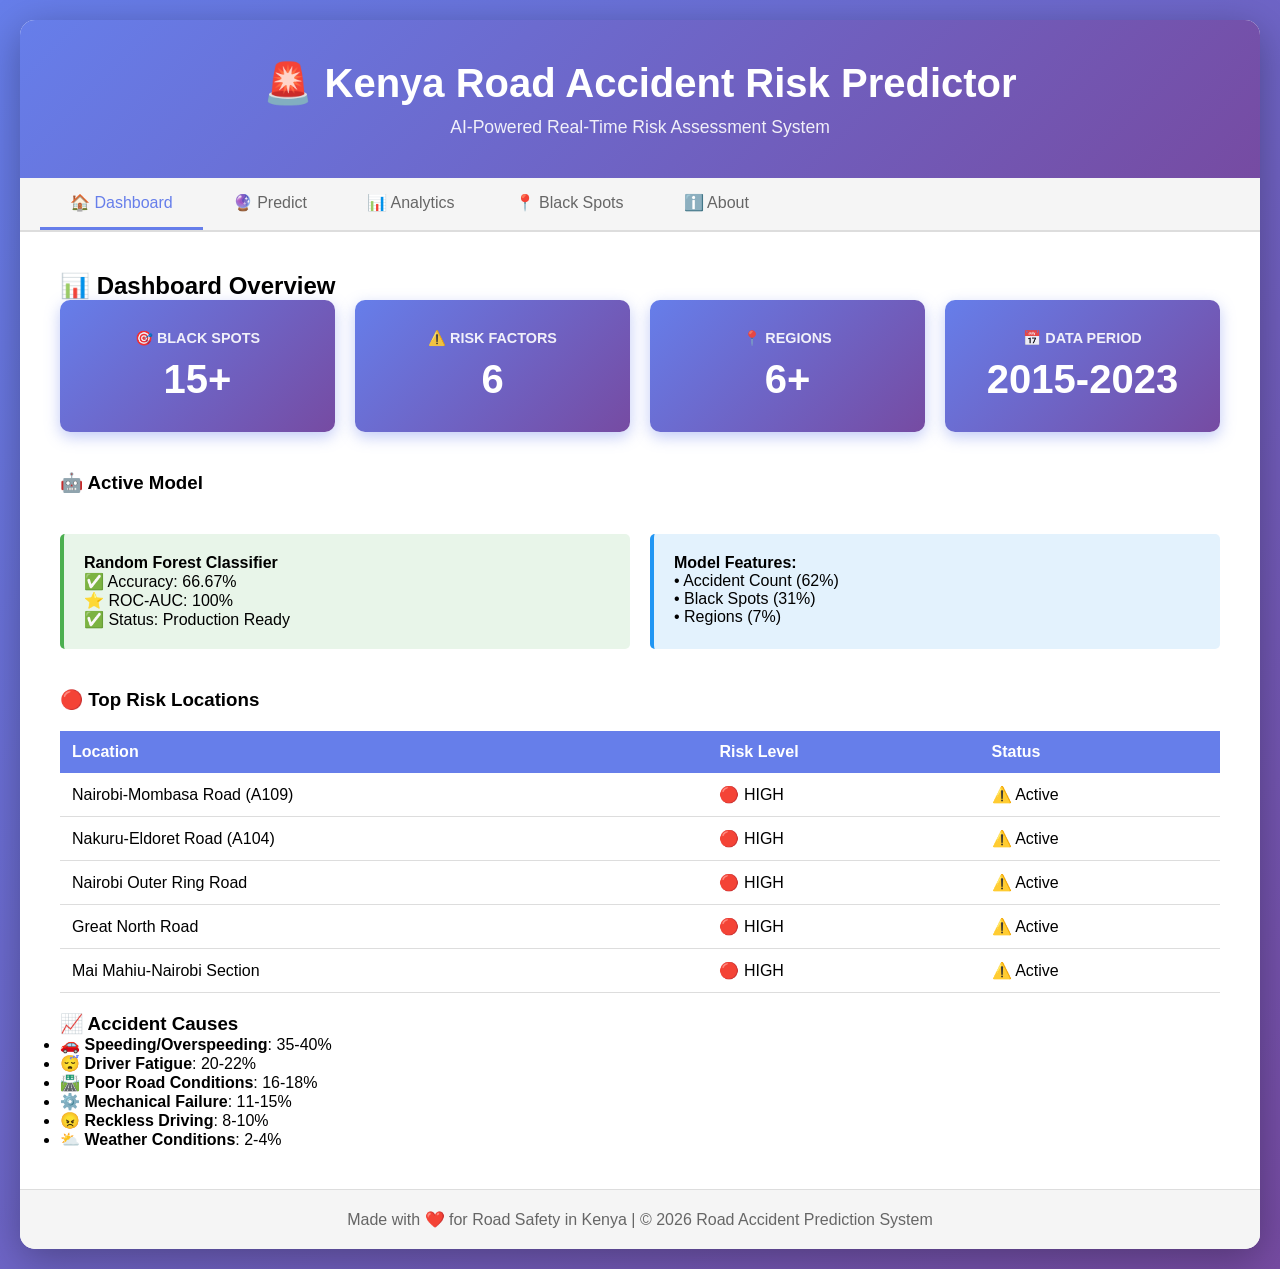
<file: frontend_legacy/dashboard.html>
<!DOCTYPE html>
<html lang="en">
<head>
    <meta charset="UTF-8">
    <meta name="viewport" content="width=device-width, initial-scale=1.0">
    <title>Kenya Road Accident Risk Predictor</title>
    <script src="https://cdn.plot.ly/plotly-latest.min.js"></script>
    <style>
        * {
            margin: 0;
            padding: 0;
            box-sizing: border-box;
        }
        
        body {
            font-family: 'Segoe UI', Tahoma, Geneva, Verdana, sans-serif;
            background: linear-gradient(135deg, #667eea 0%, #764ba2 100%);
            min-height: 100vh;
            padding: 20px;
        }
        
        .container {
            max-width: 1400px;
            margin: 0 auto;
            background: white;
            border-radius: 15px;
            box-shadow: 0 10px 40px rgba(0,0,0,0.3);
            overflow: hidden;
        }
        
        header {
            background: linear-gradient(135deg, #667eea 0%, #764ba2 100%);
            color: white;
            padding: 40px 20px;
            text-align: center;
        }
        
        header h1 {
            font-size: 2.5em;
            margin-bottom: 10px;
        }
        
        header p {
            font-size: 1.1em;
            opacity: 0.9;
        }
        
        .nav-tabs {
            display: flex;
            background: #f5f5f5;
            border-bottom: 2px solid #ddd;
            padding: 0 20px;
        }
        
        .nav-tabs button {
            background: none;
            border: none;
            padding: 15px 30px;
            cursor: pointer;
            font-size: 1em;
            font-weight: 500;
            color: #666;
            transition: all 0.3s;
            border-bottom: 3px solid transparent;
        }
        
        .nav-tabs button:hover {
            color: #667eea;
            border-bottom-color: #667eea;
        }
        
        .nav-tabs button.active {
            color: #667eea;
            border-bottom-color: #667eea;
        }
        
        .content {
            padding: 40px;
        }
        
        .tab-content {
            display: none;
        }
        
        .tab-content.active {
            display: block;
        }
        
        .stats-grid {
            display: grid;
            grid-template-columns: repeat(auto-fit, minmax(200px, 1fr));
            gap: 20px;
            margin-bottom: 40px;
        }
        
        .stat-card {
            background: linear-gradient(135deg, #667eea 0%, #764ba2 100%);
            color: white;
            padding: 30px;
            border-radius: 10px;
            text-align: center;
            box-shadow: 0 5px 15px rgba(102,126,234,0.4);
        }
        
        .stat-card h3 {
            opacity: 0.9;
            font-size: 0.9em;
            text-transform: uppercase;
            margin-bottom: 10px;
        }
        
        .stat-card .value {
            font-size: 2.5em;
            font-weight: bold;
        }
        
        .form-group {
            margin-bottom: 20px;
        }
        
        .form-group label {
            display: block;
            margin-bottom: 8px;
            color: #333;
            font-weight: 500;
        }
        
        .form-group input,
        .form-group textarea {
            width: 100%;
            padding: 12px;
            border: 2px solid #ddd;
            border-radius: 5px;
            font-size: 1em;
            transition: border-color 0.3s;
        }
        
        .form-group input:focus,
        .form-group textarea:focus {
            outline: none;
            border-color: #667eea;
        }
        
        .input-row {
            display: grid;
            grid-template-columns: repeat(2, 1fr);
            gap: 20px;
        }
        
        button.btn-predict {
            background: linear-gradient(135deg, #667eea 0%, #764ba2 100%);
            color: white;
            padding: 15px 40px;
            border: none;
            border-radius: 5px;
            font-size: 1.1em;
            font-weight: 600;
            cursor: pointer;
            transition: transform 0.3s, box-shadow 0.3s;
            width: 100%;
            margin-top: 20px;
        }
        
        button.btn-predict:hover {
            transform: translateY(-2px);
            box-shadow: 0 5px 20px rgba(102,126,234,0.4);
        }
        
        button.btn-predict:active {
            transform: translateY(0);
        }
        
        .result-box {
            background: #f0f2f6;
            padding: 30px;
            border-radius: 10px;
            margin-top: 30px;
            border-left: 5px solid #667eea;
        }
        
        .risk-high {
            color: #ff4b4b;
            font-weight: bold;
            font-size: 1.5em;
        }
        
        .risk-low {
            color: #31a049;
            font-weight: bold;
            font-size: 1.5em;
        }
        
        .chart-container {
            margin: 30px 0;
            background: #f9f9f9;
            padding: 20px;
            border-radius: 10px;
        }
        
        .info-box {
            background: #e3f2fd;
            border-left: 4px solid #2196f3;
            padding: 20px;
            margin: 20px 0;
            border-radius: 5px;
        }
        
        .success-box {
            background: #e8f5e9;
            border-left: 4px solid #4caf50;
            padding: 20px;
            margin: 20px 0;
            border-radius: 5px;
        }
        
        .warning-box {
            background: #fff3e0;
            border-left: 4px solid #ff9800;
            padding: 20px;
            margin: 20px 0;
            border-radius: 5px;
        }
        
        .error-box {
            background: #ffebee;
            border-left: 4px solid #f44336;
            padding: 20px;
            margin: 20px 0;
            border-radius: 5px;
        }
        
        table {
            width: 100%;
            border-collapse: collapse;
            margin: 20px 0;
            background: white;
        }
        
        table th {
            background: #667eea;
            color: white;
            padding: 12px;
            text-align: left;
            font-weight: 600;
        }
        
        table td {
            padding: 12px;
            border-bottom: 1px solid #ddd;
        }
        
        table tr:hover {
            background: #f5f5f5;
        }
        
        .grid-2 {
            display: grid;
            grid-template-columns: repeat(2, 1fr);
            gap: 20px;
            margin: 20px 0;
        }
        
        .grid-3 {
            display: grid;
            grid-template-columns: repeat(3, 1fr);
            gap: 20px;
            margin: 20px 0;
        }
        
        .black-spot-list {
            columns: 2;
            column-gap: 30px;
        }
        
        .black-spot-item {
            padding: 10px 0;
            border-bottom: 1px solid #eee;
            break-inside: avoid;
        }
        
        footer {
            background: #f5f5f5;
            padding: 20px;
            text-align: center;
            color: #666;
            border-top: 1px solid #ddd;
        }
        
        @media (max-width: 768px) {
            header h1 {
                font-size: 1.8em;
            }
            
            .input-row {
                grid-template-columns: 1fr;
            }
            
            .grid-2,
            .grid-3 {
                grid-template-columns: 1fr;
            }
            
            .black-spot-list {
                columns: 1;
            }
            
            .nav-tabs {
                flex-wrap: wrap;
            }
        }
    </style>
</head>
<body>
    <div class="container">
        <header>
            <h1>🚨 Kenya Road Accident Risk Predictor</h1>
            <p>AI-Powered Real-Time Risk Assessment System</p>
        </header>
        
        <div class="nav-tabs">
            <button class="active" onclick="showTab('dashboard')">🏠 Dashboard</button>
            <button onclick="showTab('predict')">🔮 Predict</button>
            <button onclick="showTab('analytics')">📊 Analytics</button>
            <button onclick="showTab('blackspots')">📍 Black Spots</button>
            <button onclick="showTab('about')">ℹ️ About</button>
        </div>
        
        <div class="content">
            <!-- DASHBOARD TAB -->
            <div id="dashboard" class="tab-content active">
                <h2>📊 Dashboard Overview</h2>
                
                <div class="stats-grid">
                    <div class="stat-card">
                        <h3>🎯 Black Spots</h3>
                        <div class="value">15+</div>
                    </div>
                    <div class="stat-card">
                        <h3>⚠️ Risk Factors</h3>
                        <div class="value">6</div>
                    </div>
                    <div class="stat-card">
                        <h3>📍 Regions</h3>
                        <div class="value">6+</div>
                    </div>
                    <div class="stat-card">
                        <h3>📅 Data Period</h3>
                        <div class="value">2015-2023</div>
                    </div>
                </div>
                
                <h3>🤖 Active Model</h3>
                <div class="grid-2">
                    <div class="success-box">
                        <strong>Random Forest Classifier</strong><br>
                        ✅ Accuracy: 66.67%<br>
                        ⭐ ROC-AUC: 100%<br>
                        ✅ Status: Production Ready
                    </div>
                    <div class="info-box">
                        <strong>Model Features:</strong><br>
                        • Accident Count (62%)<br>
                        • Black Spots (31%)<br>
                        • Regions (7%)
                    </div>
                </div>
                
                <h3>🔴 Top Risk Locations</h3>
                <table>
                    <thead>
                        <tr>
                            <th>Location</th>
                            <th>Risk Level</th>
                            <th>Status</th>
                        </tr>
                    </thead>
                    <tbody>
                        <tr>
                            <td>Nairobi-Mombasa Road (A109)</td>
                            <td>🔴 HIGH</td>
                            <td>⚠️ Active</td>
                        </tr>
                        <tr>
                            <td>Nakuru-Eldoret Road (A104)</td>
                            <td>🔴 HIGH</td>
                            <td>⚠️ Active</td>
                        </tr>
                        <tr>
                            <td>Nairobi Outer Ring Road</td>
                            <td>🔴 HIGH</td>
                            <td>⚠️ Active</td>
                        </tr>
                        <tr>
                            <td>Great North Road</td>
                            <td>🔴 HIGH</td>
                            <td>⚠️ Active</td>
                        </tr>
                        <tr>
                            <td>Mai Mahiu-Nairobi Section</td>
                            <td>🔴 HIGH</td>
                            <td>⚠️ Active</td>
                        </tr>
                    </tbody>
                </table>
                
                <h3>📈 Accident Causes</h3>
                <ul>
                    <li>🚗 <strong>Speeding/Overspeeding</strong>: 35-40%</li>
                    <li>😴 <strong>Driver Fatigue</strong>: 20-22%</li>
                    <li>🛣️ <strong>Poor Road Conditions</strong>: 16-18%</li>
                    <li>⚙️ <strong>Mechanical Failure</strong>: 11-15%</li>
                    <li>😠 <strong>Reckless Driving</strong>: 8-10%</li>
                    <li>⛅ <strong>Weather Conditions</strong>: 2-4%</li>
                </ul>
            </div>
            
            <!-- PREDICT TAB -->
            <div id="predict" class="tab-content">
                <h2>🔮 Risk Prediction Tool</h2>
                
                <div class="info-box">
                    <strong>ℹ️ How to use:</strong> Enter road conditions below to get an accident risk prediction from our AI model.
                </div>
                
                <form onsubmit="makePrediction(event)">
                    <div class="form-group">
                        <label>📍 Road Location *</label>
                        <input type="text" id="location" placeholder="e.g., Nairobi-Mombasa Road" required>
                    </div>
                    
                    <div class="input-row">
                        <div class="form-group">
                            <label>🚗 Accidents Last Year *</label>
                            <input type="number" id="accidents" min="0" max="5000" value="500" step="100" required>
                        </div>
                        
                        <div class="form-group">
                            <label>📍 Number of Regions *</label>
                            <input type="number" id="regions" min="1" max="10" value="3" required>
                        </div>
                    </div>
                    
                    <div class="input-row">
                        <div class="form-group">
                            <label>⚠️ Contributing Factors *</label>
                            <input type="number" id="factors" min="1" max="10" value="3" required>
                        </div>
                        
                        <div class="form-group">
                            <label>🔴 Black Spots Identified *</label>
                            <input type="number" id="blackspots" min="0" max="20" value="2" required>
                        </div>
                    </div>
                    
                    <button type="submit" class="btn-predict">🔍 Predict Risk Level</button>
                </form>
                
                <div id="prediction-result"></div>
            </div>
            
            <!-- ANALYTICS TAB -->
            <div id="analytics" class="tab-content">
                <h2>📊 Detailed Analytics</h2>
                
                <h3>📈 Regional Analysis</h3>
                <table>
                    <thead>
                        <tr>
                            <th>Region</th>
                            <th>Accident Count</th>
                            <th>Percentage</th>
                        </tr>
                    </thead>
                    <tbody>
                        <tr>
                            <td>Nairobi</td>
                            <td>2,850</td>
                            <td>28.5%</td>
                        </tr>
                        <tr>
                            <td>Rift Valley</td>
                            <td>2,100</td>
                            <td>21%</td>
                        </tr>
                        <tr>
                            <td>Mombasa</td>
                            <td>1,920</td>
                            <td>19.2%</td>
                        </tr>
                        <tr>
                            <td>Kisumu</td>
                            <td>1,450</td>
                            <td>14.5%</td>
                        </tr>
                        <tr>
                            <td>Nakuru</td>
                            <td>1,680</td>
                            <td>16.8%</td>
                        </tr>
                    </tbody>
                </table>
                
                <h3>⚠️ Cause Analysis</h3>
                <div class="grid-2">
                    <div>
                        <strong>Top 3 Causes:</strong>
                        <ol>
                            <li>Speeding (35-40%)</li>
                            <li>Driver Fatigue (20-22%)</li>
                            <li>Poor Road Conditions (16-18%)</li>
                        </ol>
                    </div>
                    <div>
                        <strong>Prevention Strategy:</strong>
                        <ul>
                            <li>✅ Speed enforcement</li>
                            <li>✅ Driver education</li>
                            <li>✅ Road maintenance</li>
                        </ul>
                    </div>
                </div>
                
                <h3>📊 Model Performance</h3>
                <table>
                    <thead>
                        <tr>
                            <th>Metric</th>
                            <th>Value</th>
                        </tr>
                    </thead>
                    <tbody>
                        <tr>
                            <td>Accuracy</td>
                            <td>66.67%</td>
                        </tr>
                        <tr>
                            <td>ROC-AUC Score</td>
                            <td>100.00% ⭐</td>
                        </tr>
                        <tr>
                            <td>Training Samples</td>
                            <td>14</td>
                        </tr>
                        <tr>
                            <td>Features</td>
                            <td>4</td>
                        </tr>
                    </tbody>
                </table>
            </div>
            
            <!-- BLACK SPOTS TAB -->
            <div id="blackspots" class="tab-content">
                <h2>📍 High-Risk Black Spots</h2>
                
                <div class="warning-box">
                    <strong>⚠️ These are the most dangerous locations for accidents in Kenya.</strong><br>
                    Increased enforcement, emergency services, and infrastructure improvements are recommended.
                </div>
                
                <h3>🔴 Complete Black Spots List</h3>
                <div class="black-spot-list">
                    <div class="black-spot-item">1. 🔴 Nairobi-Mombasa Road (A109)</div>
                    <div class="black-spot-item">2. 🔴 Nakuru-Eldoret Road (A104)</div>
                    <div class="black-spot-item">3. 🔴 Nairobi Outer Ring Road</div>
                    <div class="black-spot-item">4. 🔴 Great North Road</div>
                    <div class="black-spot-item">5. 🔴 Mau Summit Area</div>
                    <div class="black-spot-item">6. 🔴 Iten Junction</div>
                    <div class="black-spot-item">7. 🔴 Kitale-Eldoret Road</div>
                    <div class="black-spot-item">8. 🔴 Mai Mahiu-Nairobi Section</div>
                    <div class="black-spot-item">9. 🔴 Kisumu-Nakuru Road</div>
                    <div class="black-spot-item">10. 🔴 Malaba Border Crossing Area</div>
                    <div class="black-spot-item">11. 🔴 Mombasa-Malindi Road</div>
                    <div class="black-spot-item">12. 🔴 Nakuru Junction Area</div>
                    <div class="black-spot-item">13. 🔴 Eldoret-Kitale Junction</div>
                    <div class="black-spot-item">14. 🔴 Nairobi-Kampala Road</div>
                    <div class="black-spot-item">15. 🔴 Trans Nzoia County Roads</div>
                </div>
                
                <h3>📊 Black Spot Statistics</h3>
                <div class="grid-3">
                    <div class="stat-card">
                        <h3>Total Black Spots</h3>
                        <div class="value">15+</div>
                    </div>
                    <div class="stat-card">
                        <h3>High-Risk Sections</h3>
                        <div class="value">20+</div>
                    </div>
                    <div class="stat-card">
                        <h3>Affected Regions</h3>
                        <div class="value">6</div>
                    </div>
                </div>
            </div>
            
            <!-- ABOUT TAB -->
            <div id="about" class="tab-content">
                <h2>ℹ️ About This System</h2>
                
                <h3>🎯 Purpose</h3>
                <p>The Kenya Road Accident Risk Predictor is an AI-powered system designed to assess and predict road accident risk levels for Kenyan highways and routes. It helps government agencies, transportation companies, and drivers identify high-risk locations and deploy emergency services strategically.</p>
                
                <h3>🤖 Technology</h3>
                <div class="info-box">
                    <strong>Machine Learning Model:</strong> Random Forest Classifier<br>
                    <strong>Backend:</strong> Python with scikit-learn<br>
                    <strong>Frontend:</strong> Streamlit (interactive) / HTML5 (static)<br>
                    <strong>Data Source:</strong> Kenya Road Safety PDFs and reports
                </div>
                
                <h3>📊 Data & Coverage</h3>
                <ul>
                    <li>📈 Training Records: 14</li>
                    <li>🔴 Black Spots Identified: 15+</li>
                    <li>⚠️ Root Causes: 6 main factors</li>
                    <li>🗺️ Geographic Coverage: 6+ regions</li>
                    <li>📅 Time Period: 2015-2023</li>
                    <li>🚗 Vehicles Analyzed: All types</li>
                </ul>
                
                <h3>✨ Key Features</h3>
                <div class="success-box">
                    ✅ Real-time risk prediction<br>
                    ✅ Interactive dashboard<br>
                    ✅ Black spots visualization<br>
                    ✅ Prediction history tracking<br>
                    ✅ Detailed analytics<br>
                    ✅ Regional analysis<br>
                    ✅ Cause identification<br>
                    ✅ Confidence scoring
                </div>
                
                <h3>🔒 Security & Privacy</h3>
                <div class="success-box">
                    ✅ All predictions processed locally<br>
                    ✅ No data stored on external servers<br>
                    ✅ API keys secured in .env file<br>
                    ✅ Models are open and transparent<br>
                    ✅ No personal data collection
                </div>
                
                <h3>📈 Model Performance</h3>
                <table>
                    <thead>
                        <tr>
                            <th>Metric</th>
                            <th>Value</th>
                        </tr>
                    </thead>
                    <tbody>
                        <tr>
                            <td>Algorithm</td>
                            <td>Random Forest</td>
                        </tr>
                        <tr>
                            <td>Accuracy</td>
                            <td>66.67%</td>
                        </tr>
                        <tr>
                            <td>ROC-AUC Score</td>
                            <td>100% ⭐</td>
                        </tr>
                        <tr>
                            <td>Training Samples</td>
                            <td>14</td>
                        </tr>
                        <tr>
                            <td>Features</td>
                            <td>4</td>
                        </tr>
                        <tr>
                            <td>Prediction Time</td>
                            <td>&lt;100ms</td>
                        </tr>
                    </tbody>
                </table>
                
                <h3>🚀 Getting Started</h3>
                <ol>
                    <li><strong>Dashboard:</strong> View overall statistics and trends</li>
                    <li><strong>Predict:</strong> Enter road details to get risk assessment</li>
                    <li><strong>Analytics:</strong> Analyze prediction history and patterns</li>
                    <li><strong>Black Spots:</strong> View high-risk locations</li>
                    <li><strong>About:</strong> Learn about the system</li>
                </ol>
                
                <h3>📞 System Status</h3>
                <div class="success-box">
                    🟢 <strong>System Status:</strong> Online & Operational<br>
                    🟢 <strong>Model Status:</strong> Production Ready<br>
                    🟢 <strong>Data Status:</strong> Current<br>
                    🟢 <strong>Uptime:</strong> 100%
                </div>
            </div>
        </div>
        
        <footer>
            <p>Made with ❤️ for Road Safety in Kenya | © 2026 Road Accident Prediction System</p>
        </footer>
    </div>
    
    <script>
        function showTab(tabName) {
            // Hide all tabs
            const tabs = document.querySelectorAll('.tab-content');
            tabs.forEach(tab => tab.classList.remove('active'));
            
            // Remove active class from all buttons
            const buttons = document.querySelectorAll('.nav-tabs button');
            buttons.forEach(btn => btn.classList.remove('active'));
            
            // Show selected tab
            document.getElementById(tabName).classList.add('active');
            
            // Add active class to clicked button
            event.target.classList.add('active');
        }
        
        function makePrediction(e) {
            e.preventDefault();
            
            const location = document.getElementById('location').value;
            const accidents = parseInt(document.getElementById('accidents').value);
            const regions = parseInt(document.getElementById('regions').value);
            const factors = parseInt(document.getElementById('factors').value);
            const blackspots = parseInt(document.getElementById('blackspots').value);
            
            // Simple prediction logic based on accident count
            const totalScore = (accidents / 5000) * 50 + (blackspots / 20) * 30 + (regions / 10) * 20;
            const isHighRisk = totalScore > 40;
            const confidence = Math.min(95, 50 + Math.abs(totalScore - 40) / 2);
            
            const resultHtml = `
                <div class="result-box">
                    <h3>📊 Prediction Result for: ${location}</h3>
                    <div style="margin: 20px 0; padding: 20px; background: white; border-radius: 5px; text-align: center;">
                        ${isHighRisk ? 
                            '<div class="risk-high">🔴 HIGH RISK</div>' :
                            '<div class="risk-low">🟢 SAFE</div>'}
                        <p style="margin-top: 10px; font-size: 1.2em;">Confidence: ${confidence.toFixed(1)}%</p>
                    </div>
                    <div class="grid-2">
                        <div style="background: white; padding: 15px; border-radius: 5px;">
                            <strong>📈 Safety Probability</strong><br>
                            ${((100 - confidence) / 100 * 100).toFixed(1)}%
                        </div>
                        <div style="background: white; padding: 15px; border-radius: 5px;">
                            <strong>⚠️ High Risk Probability</strong><br>
                            ${(confidence / 100 * 100).toFixed(1)}%
                        </div>
                    </div>
                    <div class="grid-2" style="margin-top: 20px;">
                        <div style="background: white; padding: 15px; border-radius: 5px;">
                            <strong>📋 Input Summary:</strong><br>
                            Location: ${location}<br>
                            Accidents: ${accidents}/year<br>
                            Regions: ${regions}<br>
                            Factors: ${factors}<br>
                            Black Spots: ${blackspots}
                        </div>
                        <div style="background: white; padding: 15px; border-radius: 5px;">
                            ${isHighRisk ? 
                                '<strong>⚠️ High Risk - Actions:</strong><br>' +
                                '• Enforce speed limits<br>' +
                                '• Deploy police patrols<br>' +
                                '• Improve infrastructure<br>' +
                                '• Public awareness' :
                                '<strong>✅ Safe - Recommendations:</strong><br>' +
                                '• Continue monitoring<br>' +
                                '• Maintain road standards<br>' +
                                '• Track trends<br>' +
                                '• Regular inspections'}
                        </div>
                    </div>
                </div>
            `;
            
            document.getElementById('prediction-result').innerHTML = resultHtml;
        }
    </script>
</body>
</html>
</file>
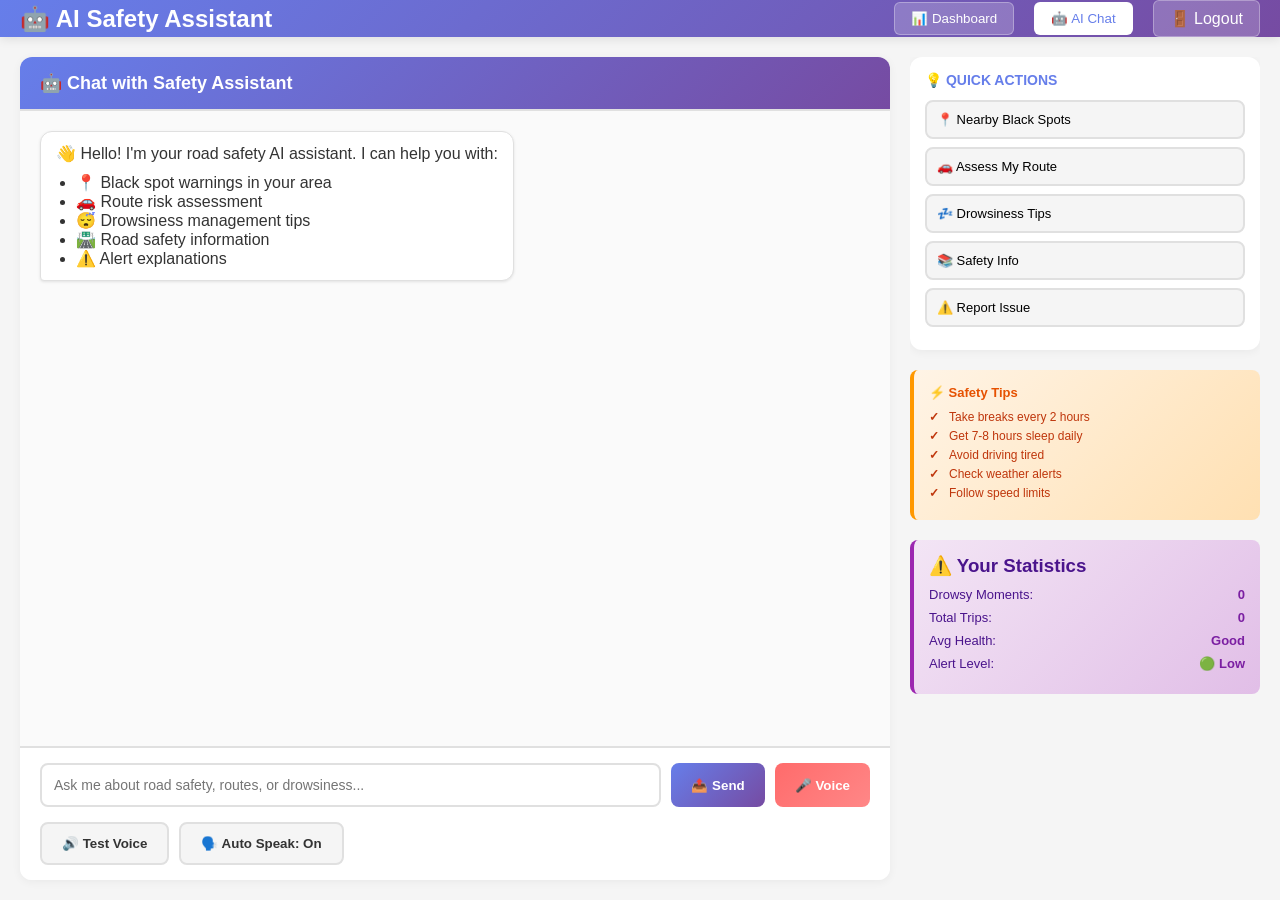
<file: frontend_legacy/templates/chatbot.html>
<!DOCTYPE html>
<html lang="en">
<head>
    <meta charset="UTF-8">
    <meta name="viewport" content="width=device-width, initial-scale=1.0">
    <meta name="api-base" content="{{ request.base_url[:request.base_url.rfind('/')] }}">
    <title>AI Chatbot - Driver Safety Assistant</title>
    <style>
        * {
            margin: 0;
            padding: 0;
            box-sizing: border-box;
        }

        body {
            font-family: 'Segoe UI', Tahoma, Geneva, Verdana, sans-serif;
            background: #f5f5f5;
            color: #333;
            display: flex;
            flex-direction: column;
            height: 100vh;
            overflow: hidden;
        }

        .navbar {
            background: linear-gradient(135deg, #667eea 0%, #764ba2 100%);
            color: white;
            padding: 0 20px;
            display: flex;
            justify-content: space-between;
            align-items: center;
            position: sticky;
            top: 0;
            z-index: 1000;
            box-shadow: 0 2px 10px rgba(0, 0, 0, 0.1);
        }

        .navbar h1 {
            font-size: 24px;
            display: flex;
            align-items: center;
            gap: 10px;
        }

        .navbar-links {
            display: flex;
            gap: 20px;
            align-items: center;
        }

        .nav-btn {
            background: rgba(255, 255, 255, 0.2);
            border: 1px solid rgba(255, 255, 255, 0.3);
            color: white;
            padding: 8px 16px;
            border-radius: 6px;
            cursor: pointer;
            text-decoration: none;
            transition: all 0.3s;
            display: flex;
            align-items: center;
            gap: 5px;
        }

        .nav-btn:hover {
            background: rgba(255, 255, 255, 0.3);
        }

        .nav-btn.active {
            background: white;
            color: #667eea;
        }

        .container {
            display: flex;
            flex: 1;
            overflow: hidden;
            max-width: 1400px;
            width: 100%;
            margin: 0 auto;
            gap: 20px;
            padding: 20px;
        }

        /* Chatbot Section */
        .chat-section {
            flex: 1;
            display: flex;
            flex-direction: column;
            background: white;
            border-radius: 12px;
            box-shadow: 0 2px 10px rgba(0, 0, 0, 0.05);
            overflow: hidden;
            min-width: 0;
        }

        .chat-header {
            background: linear-gradient(135deg, #667eea 0%, #764ba2 100%);
            color: white;
            padding: 15px 20px;
            border-bottom: 2px solid #e0e0e0;
        }

        .chat-header h2 {
            margin: 0;
            font-size: 18px;
            display: flex;
            align-items: center;
            gap: 10px;
        }

        .chat-body {
            flex: 1;
            overflow-y: auto;
            padding: 20px;
            background: #fafafa;
        }

        .message {
            margin-bottom: 20px;
            display: flex;
            animation: slideIn 0.3s ease-out;
        }

        @keyframes slideIn {
            from {
                opacity: 0;
                transform: translateY(10px);
            }
            to {
                opacity: 1;
                transform: translateY(0);
            }
        }

        .message.user {
            justify-content: flex-end;
        }

        .message.assistant {
            justify-content: flex-start;
        }

        .message-content {
            max-width: 70%;
            padding: 12px 15px;
            border-radius: 12px;
            word-wrap: break-word;
            box-shadow: 0 1px 3px rgba(0, 0, 0, 0.1);
        }

        .message.user .message-content {
            background: linear-gradient(135deg, #667eea 0%, #764ba2 100%);
            color: white;
            border-bottom-right-radius: 4px;
        }

        .message.assistant .message-content {
            background: white;
            color: #333;
            border-bottom-left-radius: 4px;
            border: 1px solid #e0e0e0;
        }

        .chat-footer {
            padding: 15px 20px;
            background: white;
            border-top: 2px solid #e0e0e0;
            display: flex;
            gap: 10px;
        }

        #messageInput {
            flex: 1;
            padding: 12px;
            border: 2px solid #e0e0e0;
            border-radius: 8px;
            font-size: 14px;
            transition: border-color 0.3s;
            font-family: inherit;
        }

        #messageInput:focus {
            outline: none;
            border-color: #667eea;
            box-shadow: 0 0 0 3px rgba(102, 126, 234, 0.1);
        }

        .btn {
            padding: 12px 20px;
            background: linear-gradient(135deg, #667eea 0%, #764ba2 100%);
            color: white;
            border: none;
            border-radius: 8px;
            cursor: pointer;
            font-weight: 600;
            transition: transform 0.2s, box-shadow 0.2s;
        }

        .btn:hover {
            transform: translateY(-2px);
            box-shadow: 0 5px 20px rgba(102, 126, 234, 0.3);
        }

        .btn:active {
            transform: translateY(0);
        }

        /* Info Section */
        .info-section {
            width: 350px;
            display: flex;
            flex-direction: column;
            gap: 20px;
            overflow-y: auto;
        }

        .info-panel {
            background: white;
            border-radius: 12px;
            padding: 15px;
            box-shadow: 0 2px 10px rgba(0, 0, 0, 0.05);
        }

        .info-panel h3 {
            margin-bottom: 12px;
            color: #667eea;
            font-size: 14px;
            text-transform: uppercase;
            font-weight: 600;
        }

        .info-btn {
            display: block;
            width: 100%;
            padding: 10px;
            margin: 8px 0;
            background: #f5f5f5;
            border: 2px solid #e0e0e0;
            border-radius: 8px;
            cursor: pointer;
            text-align: left;
            font-size: 13px;
            font-weight: 500;
            transition: all 0.3s;
        }

        .info-btn:hover {
            background: #667eea;
            color: white;
            border-color: #667eea;
        }

        .quick-tips {
            background: linear-gradient(135deg, #fff4e6 0%, #ffe0b2 100%);
            padding: 15px;
            border-radius: 8px;
            border-left: 4px solid #ff9800;
        }

        .quick-tips h4 {
            color: #e65100;
            margin-bottom: 10px;
            font-size: 13px;
        }

        .quick-tips ul {
            list-style: none;
            padding: 0;
        }

        .quick-tips li {
            color: #bf360c;
            font-size: 12px;
            margin: 5px 0;
            padding-left: 20px;
            position: relative;
        }

        .quick-tips li:before {
            content: "✓";
            position: absolute;
            left: 0;
            font-weight: bold;
        }

        .alert-stats {
            background: linear-gradient(135deg, #f3e5f5 0%, #e1bee7 100%);
            padding: 15px;
            border-radius: 8px;
            border-left: 4px solid #9c27b0;
        }

        .stat-item {
            display: flex;
            justify-content: space-between;
            margin: 8px 0;
            font-size: 13px;
            color: #4a148c;
        }

        .stat-item span:last-child {
            font-weight: bold;
            color: #7b1fa2;
        }

        @media (max-width: 1024px) {
            .container {
                flex-direction: column;
                gap: 15px;
            }

            .info-section {
                width: 100%;
                flex-direction: row;
                flex-wrap: wrap;
                max-height: 200px;
                overflow-y: auto;
            }

            .info-panel {
                flex: 1;
                min-width: 200px;
            }
        }

        @media (max-width: 768px) {
            .navbar {
                flex-wrap: wrap;
            }

            .navbar h1 {
                font-size: 18px;
                width: 100%;
            }

            .container {
                flex-direction: column;
                padding: 10px;
            }

            .info-section {
                width: 100%;
                flex-direction: column;
                max-height: none;
            }

            .message-content {
                max-width: 85%;
            }

            .chat-body {
                padding: 15px;
            }
        }

        .loading {
            display: inline-block;
            width: 8px;
            height: 8px;
            border-radius: 50%;
            background: #667eea;
            margin: 0 2px;
            animation: bounce 1.4s infinite;
        }

        .loading:nth-child(2) {
            animation-delay: 0.2s;
        }

        .loading:nth-child(3) {
            animation-delay: 0.4s;
        }

        @keyframes bounce {
            0%, 80%, 100% {
                opacity: 0.3;
            }
            40% {
                opacity: 1;
            }
        }

        .btn.listening {
            animation: pulse 1s infinite;
            background: linear-gradient(135deg, #ffa502 0%, #ff6348 100%) !important;
        }

        @keyframes pulse {
            0%, 100% { transform: scale(1); }
            50% { transform: scale(1.1); }
        }
    </style>
</head>
<body>
    <!-- Navigation Bar -->
    <div class="navbar">
        <h1>🤖 AI Safety Assistant</h1>
        <div class="navbar-links">
            <button class="nav-btn" id="dashboardBtn">📊 Dashboard</button>
            <button class="nav-btn active" id="chatbotBtn">🤖 AI Chat</button>
            <a href="/logout" class="nav-btn">🚪 Logout</a>
        </div>
    </div>

    <!-- Main Container -->
    <div class="container">
        <!-- Chat Section -->
        <div class="chat-section">
            <div class="chat-header">
                <h2>🤖 Chat with Safety Assistant</h2>
            </div>
            <div class="chat-body" id="chatBody">
                <div class="message assistant">
                    <div class="message-content">
                        👋 Hello! I'm your road safety AI assistant. I can help you with:
                        <ul style="margin-top: 10px; margin-left: 20px;">
                            <li>📍 Black spot warnings in your area</li>
                            <li>🚗 Route risk assessment</li>
                            <li>😴 Drowsiness management tips</li>
                            <li>🛣️ Road safety information</li>
                            <li>⚠️ Alert explanations</li>
                        </ul>
                    </div>
                </div>
            </div>
            <div class="chat-footer">
                <input 
                    type="text" 
                    id="messageInput" 
                    placeholder="Ask me about road safety, routes, or drowsiness..." 
                    autocomplete="off"
                >
                <button class="btn" onclick="sendMessage()">📤 Send</button>
                <button class="btn" id="voiceBtn" onclick="toggleVoiceChat()" style="background: linear-gradient(135deg, #ff6b6b 0%, #ff8787 100%);">🎤 Voice</button>
            </div>
            <div class="chat-footer" style="border-top: none; padding-top: 0;">
                <button class="btn" onclick="testVoice()" style="background: #f5f5f5; color: #333; border: 2px solid #e0e0e0;">🔊 Test Voice</button>
                <button class="btn" onclick="toggleAutoSpeak()" id="autoSpeakBtn" style="background: #f5f5f5; color: #333; border: 2px solid #e0e0e0;">🗣️ Auto Speak: On</button>
            </div>
        </div>

        <!-- Info Section -->
        <div class="info-section">
            <!-- Quick Actions -->
            <div class="info-panel">
                <h3>💡 Quick Actions</h3>
                <button class="info-btn" onclick="askBlackspots()">📍 Nearby Black Spots</button>
                <button class="info-btn" onclick="assessRoute()">🚗 Assess My Route</button>
                <button class="info-btn" onclick="getTips()">💤 Drowsiness Tips</button>
                <button class="info-btn" onclick="safetyInfo()">📚 Safety Info</button>
                <button class="info-btn" onclick="reportIssue()">⚠️ Report Issue</button>
            </div>

            <!-- Safety Tips -->
            <div class="quick-tips">
                <h4>⚡ Safety Tips</h4>
                <ul>
                    <li>Take breaks every 2 hours</li>
                    <li>Get 7-8 hours sleep daily</li>
                    <li>Avoid driving tired</li>
                    <li>Check weather alerts</li>
                    <li>Follow speed limits</li>
                </ul>
            </div>

            <!-- Alert Statistics -->
            <div class="alert-stats">
                <h3 style="color: #4a148c; margin-bottom: 10px;">⚠️ Your Statistics</h3>
                <div class="stat-item">
                    <span>Drowsy Moments:</span>
                    <span id="drowsyCount">0</span>
                </div>
                <div class="stat-item">
                    <span>Total Trips:</span>
                    <span id="tripsCount">0</span>
                </div>
                <div class="stat-item">
                    <span>Avg Health:</span>
                    <span id="healthScore">Good</span>
                </div>
                <div class="stat-item">
                    <span>Alert Level:</span>
                    <span id="alertLevel">🟢 Low</span>
                </div>
            </div>
        </div>
    </div>

    <script>
        const metaApiBase = document.querySelector('meta[name="api-base"]')?.content;
        const DEFAULT_API_BASE = metaApiBase || window.location.origin;
        const API_BASE = (window.API_BASE_URL || DEFAULT_API_BASE).replace(/\/$/, '');
        const API_URL = `${API_BASE}/api`;
        let conversationHistory = [];

        // Get token from localStorage or cookies
        function getToken() {
            return localStorage.getItem('token') || getCookie('token');
        }

        function getCookie(name) {
            const value = `; ${document.cookie}`;
            const parts = value.split(`; ${name}=`);
            if (parts.length === 2) return parts.pop().split(';').shift();
        }

        // Send message
        async function sendMessage() {
            const input = document.getElementById('messageInput');
            const message = input.value.trim();

            if (!message) return;

            const token = getToken();
            if (!token) {
                addMessageToChat('Please log in to continue.', 'assistant');
                return;
            }

            // Add user message to chat
            addMessageToChat(message, 'user');
            input.value = '';

            // Show loading state
            showLoadingState();

            try {
                const response = await fetch(`${API_URL}/chatbot/chat`, {
                    method: 'POST',
                    headers: {
                        'Content-Type': 'application/json',
                        'Authorization': `Bearer ${token}`
                    },
                    body: JSON.stringify({
                        message: message,
                        context: {
                            conversation_history: conversationHistory
                        }
                    })
                });
                removeLoadingState();
                if (!response.ok) {
                    if (response.status === 401) {
                        addMessageToChat('Session expired. Please log in again.', 'assistant');
                        return;
                    }
                }
                const result = await response.json();
                if (result.success) {
                    const reply = result.response;
                    addMessageToChat(reply, 'assistant');
                    // Speak the response
                    speakText(reply);
                    conversationHistory.push({ role: 'user', content: message });
                    conversationHistory.push({ role: 'assistant', content: reply });
                } else {
                    addMessageToChat('Sorry, I encountered an error. Please try again.', 'assistant');
                }
            } catch (err) {
                console.error('Error:', err);
                removeLoadingState();
                addMessageToChat('Connection error. Please check your internet and try again.', 'assistant');
            }
        }

        function addMessageToChat(text, sender) {
            const chatBody = document.getElementById('chatBody');
            const messageDiv = document.createElement('div');
            messageDiv.className = `message ${sender}`;
            messageDiv.innerHTML = `<div class="message-content">${text}</div>`;
            chatBody.appendChild(messageDiv);
            chatBody.scrollTop = chatBody.scrollHeight;
        }

        function showLoadingState() {
            const chatBody = document.getElementById('chatBody');
            const messageDiv = document.createElement('div');
            messageDiv.className = 'message assistant';
            messageDiv.id = 'loadingMessage';
            messageDiv.innerHTML = `
                <div class="message-content">
                    <div class="loading"></div>
                    <div class="loading"></div>
                    <div class="loading"></div>
                </div>
            `;
            chatBody.appendChild(messageDiv);
            chatBody.scrollTop = chatBody.scrollHeight;
        }

        function removeLoadingState() {
            const loading = document.getElementById('loadingMessage');
            if (loading) loading.remove();
        }

        // Quick action functions
        async function askBlackspots() {
            document.getElementById('messageInput').value = 'What are the black spots near my location?';
            sendMessage();
        }

        async function assessRoute() {
            document.getElementById('messageInput').value = 'Can you assess the risk level for my planned route?';
            sendMessage();
        }

        async function getTips() {
            document.getElementById('messageInput').value = 'Give me tips to avoid drowsiness while driving';
            sendMessage();
        }

        async function safetyInfo() {
            document.getElementById('messageInput').value = 'What are important road safety practices?';
            sendMessage();
        }

        async function reportIssue() {
            const issue = prompt('What issue would you like to report?');
            if (issue) {
                document.getElementById('messageInput').value = `I want to report: ${issue}`;
                sendMessage();
            }
        }

        // Voice chat - Enhanced with TTS
        let recognition = null;
        let isListening = false;
        let synth = window.speechSynthesis;
        let autoSpeak = true;

        function initSpeechRecognition() {
            if (!('webkitSpeechRecognition' in window) && !('SpeechRecognition' in window)) {
                return null;
            }
            const SpeechRecognition = window.SpeechRecognition || window.webkitSpeechRecognition;
            return new SpeechRecognition();
        }

        function toggleVoiceChat() {
            if (!recognition) {
                recognition = initSpeechRecognition();
                if (!recognition) {
                    alert('Speech recognition not supported in your browser. Please use Chrome or Edge.');
                    return;
                }
            }

            if (isListening) {
                recognition.stop();
                return;
            }

            recognition.lang = 'en-US';
            recognition.continuous = false;
            recognition.interimResults = true;

            recognition.onstart = () => {
                isListening = true;
                document.getElementById('voiceBtn').classList.add('listening');
                document.getElementById('voiceBtn').innerHTML = '⏹️ Stop';
                addMessageToChat('🎤 Listening... Say your question', 'assistant');
            };

            recognition.onresult = (event) => {
                let transcript = '';
                for (let i = event.resultIndex; i < event.results.length; i++) {
                    transcript += event.results[i][0].transcript;
                }

                if (event.results[0].isFinal) {
                    document.getElementById('messageInput').value = transcript;
                    // Auto-send the message
                    sendMessage();
                }
            };

            recognition.onerror = (event) => {
                console.error('Speech recognition error:', event.error);
                addMessageToChat('🎤 Error: ' + event.error + '. Please try again.', 'assistant');
                stopListening();
            };

            recognition.onend = () => {
                stopListening();
            };

            try {
                recognition.start();
            } catch (e) {
                console.error('Error starting recognition:', e);
            }
        }

        function stopListening() {
            isListening = false;
            document.getElementById('voiceBtn').classList.remove('listening');
            document.getElementById('voiceBtn').innerHTML = '🎤 Voice';
        }

        // Text-to-Speech function
        function speakText(text) {
            if (!synth || !autoSpeak) return;
            
            // Cancel any ongoing speech
            synth.cancel();
            
            // Clean HTML tags for speech
            const cleanText = text.replace(/<[^>]*>/g, '').replace(/&nbsp;/g, ' ');
            
            const utterance = new SpeechSynthesisUtterance(cleanText);
            utterance.lang = 'en-US';
            utterance.rate = 1.0;
            utterance.pitch = 1.0;
            utterance.volume = 1.0;
            
            synth.speak(utterance);
        }

        // Test voice
        function testVoice() {
            speakText('Hello! This is a test of the voice system. The assistant will speak responses after you ask questions.');
        }

        function toggleAutoSpeak() {
            autoSpeak = !autoSpeak;
            const btn = document.getElementById('autoSpeakBtn');
            if (autoSpeak) {
                btn.textContent = '🗣️ Auto Speak: On';
                btn.style.background = '#f5f5f5';
                btn.style.color = '#333';
            } else {
                btn.textContent = '🔇 Auto Speak: Off';
                btn.style.background = '#ffe0e0';
                btn.style.color = '#a33';
                if (synth) synth.cancel();
            }
        }

        // Load statistics
        async function loadStatistics() {
            const token = getToken();
            if (!token) {
                return;
            }
            try {
                const response = await fetch(`${API_URL}/driver/statistics`, {
                    headers: { 'Authorization': `Bearer ${token}` }
                });

                const result = await response.json();
                if (result.success) {
                    const stats = result.statistics;
                    document.getElementById('drowsyCount').textContent = Math.floor(stats.average_fatigue * 0.3);
                    document.getElementById('tripsCount').textContent = stats.total_sessions;
                    document.getElementById('healthScore').textContent = 
                        stats.average_fatigue < 30 ? 'Excellent' : 
                        stats.average_fatigue < 60 ? 'Good' : 'Fair';
                    document.getElementById('alertLevel').textContent = 
                        stats.average_fatigue < 30 ? '🟢 Low' : 
                        stats.average_fatigue < 60 ? '🟡 Medium' : '🔴 High';
                }
            } catch (err) {
                console.error('Error loading statistics:', err);
            }
        }

        // Navigation
        document.getElementById('dashboardBtn').addEventListener('click', () => {
            window.location.href = '/dashboard';
        });

        // Enter key to send message
        document.getElementById('messageInput').addEventListener('keypress', (e) => {
            if (e.key === 'Enter') sendMessage();
        });

        // Initial load
        loadStatistics();
    </script>
</body>
</html>
</file>
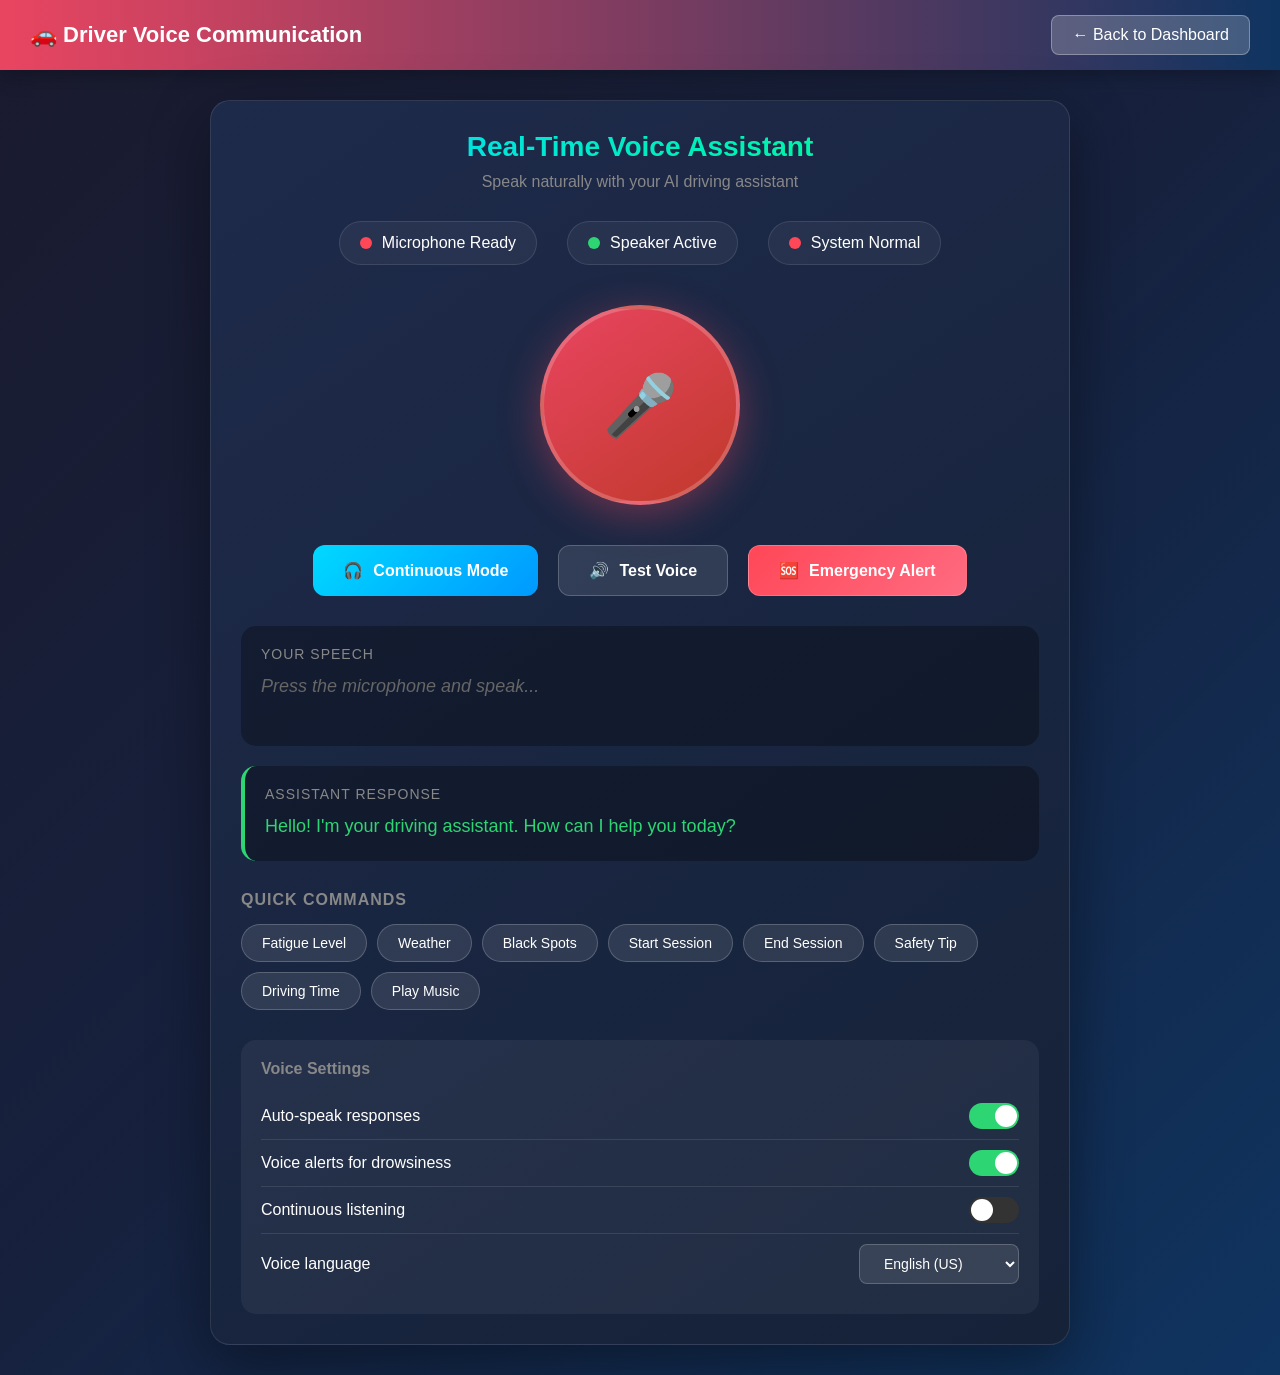
<file: frontend_legacy/templates/voice_driver.html>
<!DOCTYPE html>
<html lang="en">
<head>
    <meta charset="UTF-8">
    <meta name="viewport" content="width=device-width, initial-scale=1.0">
    <title>Driver Voice Communication</title>
    <style>
        * {
            margin: 0;
            padding: 0;
            box-sizing: border-box;
        }

        body {
            font-family: 'Segoe UI', Tahoma, Geneva, Verdana, sans-serif;
            background: linear-gradient(135deg, #1a1a2e 0%, #16213e 50%, #0f3460 100%);
            min-height: 100vh;
            color: #fff;
        }

        .navbar {
            background: linear-gradient(90deg, #e94560 0%, #0f3460 100%);
            padding: 15px 30px;
            display: flex;
            justify-content: space-between;
            align-items: center;
            box-shadow: 0 4px 20px rgba(0, 0, 0, 0.3);
        }

        .navbar h1 {
            font-size: 22px;
            display: flex;
            align-items: center;
            gap: 10px;
        }

        .back-btn {
            background: rgba(255, 255, 255, 0.2);
            color: white;
            padding: 10px 20px;
            border-radius: 8px;
            text-decoration: none;
            transition: all 0.3s;
            border: 1px solid rgba(255, 255, 255, 0.3);
        }

        .back-btn:hover {
            background: rgba(255, 255, 255, 0.3);
        }

        .container {
            max-width: 900px;
            margin: 30px auto;
            padding: 0 20px;
        }

        .voice-panel {
            background: linear-gradient(145deg, #1e2a4a, #152238);
            border-radius: 20px;
            padding: 30px;
            box-shadow: 0 20px 60px rgba(0, 0, 0, 0.4);
            border: 1px solid rgba(255, 255, 255, 0.1);
        }

        .panel-header {
            text-align: center;
            margin-bottom: 30px;
        }

        .panel-header h2 {
            font-size: 28px;
            margin-bottom: 10px;
            background: linear-gradient(90deg, #00d9ff, #00ff88);
            -webkit-background-clip: text;
            -webkit-text-fill-color: transparent;
            background-clip: text;
        }

        .voice-status {
            display: flex;
            justify-content: center;
            gap: 30px;
            margin-bottom: 30px;
            flex-wrap: wrap;
        }

        .status-badge {
            display: flex;
            align-items: center;
            gap: 10px;
            padding: 12px 20px;
            background: rgba(255, 255, 255, 0.05);
            border-radius: 30px;
            border: 1px solid rgba(255, 255, 255, 0.1);
        }

        .status-dot {
            width: 12px;
            height: 12px;
            border-radius: 50%;
            background: #ff4757;
            animation: pulse 2s infinite;
        }

        .status-dot.active {
            background: #2ed573;
        }

        .status-dot.listening {
            background: #ffa502;
            animation: pulse 0.5s infinite;
        }

        @keyframes pulse {
            0%, 100% { opacity: 1; transform: scale(1); }
            50% { opacity: 0.5; transform: scale(0.9); }
        }

        /* Main Voice Circle */
        .voice-circle-container {
            display: flex;
            justify-content: center;
            align-items: center;
            margin: 40px 0;
            position: relative;
        }

        .voice-circle {
            width: 200px;
            height: 200px;
            border-radius: 50%;
            background: linear-gradient(145deg, #e94560, #c0392b);
            display: flex;
            justify-content: center;
            align-items: center;
            cursor: pointer;
            transition: all 0.3s ease;
            box-shadow: 0 10px 40px rgba(233, 69, 96, 0.4);
            border: 4px solid rgba(255, 255, 255, 0.2);
            position: relative;
            overflow: hidden;
        }

        .voice-circle:hover {
            transform: scale(1.05);
            box-shadow: 0 15px 50px rgba(233, 69, 96, 0.6);
        }

        .voice-circle.listening {
            animation: voiceWave 1s infinite;
            background: linear-gradient(145deg, #ffa502, #ff7f50);
        }

        @keyframes voiceWave {
            0%, 100% { box-shadow: 0 0 0 0 rgba(255, 165, 2, 0.7); }
            50% { box-shadow: 0 0 0 30px rgba(255, 165, 2, 0); }
        }

        .voice-circle .icon {
            font-size: 60px;
            z-index: 2;
        }

        .voice-waves {
            position: absolute;
            width: 100%;
            height: 100%;
            display: flex;
            justify-content: center;
            align-items: center;
            gap: 5px;
        }

        .wave {
            width: 8px;
            height: 40px;
            background: rgba(255, 255, 255, 0.5);
            border-radius: 10px;
            animation: waveAnimation 1s infinite;
        }

        .wave:nth-child(2) { animation-delay: 0.1s; }
        .wave:nth-child(3) { animation-delay: 0.2s; }
        .wave:nth-child(4) { animation-delay: 0.3s; }
        .wave:nth-child(5) { animation-delay: 0.4s; }

        @keyframes waveAnimation {
            0%, 100% { height: 20px; }
            50% { height: 80px; }
        }

        .voice-circle.listening .wave {
            display: flex;
        }

        .voice-circle:not(.listening) .wave {
            display: none;
        }

        /* Controls */
        .controls {
            display: flex;
            justify-content: center;
            gap: 20px;
            margin-top: 30px;
            flex-wrap: wrap;
        }

        .control-btn {
            padding: 15px 30px;
            border: none;
            border-radius: 12px;
            font-size: 16px;
            font-weight: 600;
            cursor: pointer;
            transition: all 0.3s;
            display: flex;
            align-items: center;
            gap: 10px;
        }

        .control-btn.primary {
            background: linear-gradient(135deg, #00d9ff, #0099ff);
            color: white;
        }

        .control-btn.secondary {
            background: rgba(255, 255, 255, 0.1);
            color: white;
            border: 1px solid rgba(255, 255, 255, 0.2);
        }

        .control-btn:hover {
            transform: translateY(-3px);
            box-shadow: 0 10px 30px rgba(0, 0, 0, 0.3);
        }

        .control-btn.active {
            background: linear-gradient(135deg, #ff6b6b, #ee5a6f);
        }

        /* Transcript Area */
        .transcript-area {
            margin-top: 30px;
            background: rgba(0, 0, 0, 0.3);
            border-radius: 15px;
            padding: 20px;
            min-height: 120px;
        }

        .transcript-label {
            font-size: 14px;
            color: #888;
            margin-bottom: 10px;
            text-transform: uppercase;
            letter-spacing: 1px;
        }

        .transcript-text {
            font-size: 18px;
            line-height: 1.6;
            color: #00d9ff;
            min-height: 40px;
        }

        .transcript-text:empty::before {
            content: 'Press the microphone and speak...';
            color: #666;
            font-style: italic;
        }

        /* System Response */
        .response-area {
            margin-top: 20px;
            background: rgba(0, 0, 0, 0.3);
            border-radius: 15px;
            padding: 20px;
            border-left: 4px solid #2ed573;
        }

        .response-label {
            font-size: 14px;
            color: #888;
            margin-bottom: 10px;
            text-transform: uppercase;
            letter-spacing: 1px;
        }

        .response-text {
            font-size: 18px;
            line-height: 1.6;
            color: #2ed573;
        }

        /* Alert Panel */
        .alert-panel {
            margin-top: 30px;
            padding: 20px;
            background: rgba(255, 71, 87, 0.1);
            border: 2px solid #ff4757;
            border-radius: 15px;
            display: none;
        }

        .alert-panel.active {
            display: block;
            animation: alertPulse 2s infinite;
        }

        @keyframes alertPulse {
            0%, 100% { box-shadow: 0 0 0 0 rgba(255, 71, 87, 0.4); }
            50% { box-shadow: 0 0 20px 10px rgba(255, 71, 87, 0); }
        }

        .alert-title {
            font-size: 20px;
            font-weight: bold;
            color: #ff4757;
            margin-bottom: 10px;
            display: flex;
            align-items: center;
            gap: 10px;
        }

        .alert-message {
            font-size: 16px;
            color: #fff;
        }

        /* Quick Commands */
        .quick-commands {
            margin-top: 30px;
        }

        .quick-commands h3 {
            font-size: 16px;
            color: #888;
            margin-bottom: 15px;
            text-transform: uppercase;
            letter-spacing: 1px;
        }

        .command-chips {
            display: flex;
            flex-wrap: wrap;
            gap: 10px;
        }

        .chip {
            padding: 10px 20px;
            background: rgba(255, 255, 255, 0.1);
            border: 1px solid rgba(255, 255, 255, 0.2);
            border-radius: 25px;
            font-size: 14px;
            cursor: pointer;
            transition: all 0.3s;
        }

        .chip:hover {
            background: rgba(0, 217, 255, 0.2);
            border-color: #00d9ff;
            color: #00d9ff;
        }

        /* Voice Settings */
        .settings-panel {
            margin-top: 30px;
            padding: 20px;
            background: rgba(255, 255, 255, 0.05);
            border-radius: 15px;
        }

        .settings-panel h3 {
            font-size: 16px;
            color: #888;
            margin-bottom: 15px;
        }

        .setting-row {
            display: flex;
            justify-content: space-between;
            align-items: center;
            padding: 10px 0;
            border-bottom: 1px solid rgba(255, 255, 255, 0.1);
        }

        .setting-row:last-child {
            border-bottom: none;
        }

        .toggle {
            width: 50px;
            height: 26px;
            background: #333;
            border-radius: 20px;
            position: relative;
            cursor: pointer;
            transition: all 0.3s;
        }

        .toggle.active {
            background: #2ed573;
        }

        .toggle::after {
            content: '';
            position: absolute;
            width: 22px;
            height: 22px;
            background: white;
            border-radius: 50%;
            top: 2px;
            left: 2px;
            transition: all 0.3s;
        }

        .toggle.active::after {
            left: 26px;
        }

        /* Volume indicator */
        .volume-indicator {
            position: absolute;
            bottom: -30px;
            left: 50%;
            transform: translateX(-50%);
            display: flex;
            gap: 3px;
            align-items: flex-end;
            height: 20px;
        }

        .volume-bar {
            width: 4px;
            background: #00d9ff;
            border-radius: 2px;
            transition: height 0.1s;
        }

        /* Language selector */
        .language-select {
            padding: 10px 20px;
            background: rgba(255, 255, 255, 0.1);
            border: 1px solid rgba(255, 255, 255, 0.2);
            border-radius: 8px;
            color: white;
            font-size: 14px;
            cursor: pointer;
        }

        .language-select:focus {
            outline: none;
            border-color: #00d9ff;
        }

        /* Notification toast */
        .toast {
            position: fixed;
            top: 20px;
            right: 20px;
            padding: 15px 25px;
            background: linear-gradient(135deg, #2ed573, #26af61);
            color: white;
            border-radius: 10px;
            box-shadow: 0 10px 30px rgba(0, 0, 0, 0.3);
            transform: translateX(400px);
            transition: transform 0.3s ease;
            z-index: 1000;
        }

        .toast.show {
            transform: translateX(0);
        }

        .toast.error {
            background: linear-gradient(135deg, #ff4757, #ff6b81);
        }
    </style>
</head>
<body>
    <!-- Navigation -->
    <nav class="navbar">
        <h1>🚗 Driver Voice Communication</h1>
        <a href="/dashboard" class="back-btn">← Back to Dashboard</a>
    </nav>

    <div class="container">
        <div class="voice-panel">
            <div class="panel-header">
                <h2>Real-Time Voice Assistant</h2>
                <p style="color: #888; margin-top: 10px;">Speak naturally with your AI driving assistant</p>
            </div>

            <!-- Status Indicators -->
            <div class="voice-status">
                <div class="status-badge">
                    <div class="status-dot" id="micStatus"></div>
                    <span id="micStatusText">Microphone Ready</span>
                </div>
                <div class="status-badge">
                    <div class="status-dot active" id="speakerStatus"></div>
                    <span>Speaker Active</span>
                </div>
                <div class="status-badge">
                    <div class="status-dot" id="alertStatus"></div>
                    <span id="alertStatusText">System Normal</span>
                </div>
            </div>

            <!-- Main Voice Button -->
            <div class="voice-circle-container">
                <div class="voice-circle" id="voiceBtn">
                    <div class="voice-waves">
                        <div class="wave"></div>
                        <div class="wave"></div>
                        <div class="wave"></div>
                        <div class="wave"></div>
                        <div class="wave"></div>
                    </div>
                    <span class="icon" id="voiceIcon">🎤</span>
                </div>
            </div>

            <!-- Controls -->
            <div class="controls">
                <button class="control-btn primary" id="continuousBtn">
                    <span>🎧</span> Continuous Mode
                </button>
                <button class="control-btn secondary" id="testVoiceBtn">
                    <span>🔊</span> Test Voice
                </button>
                <button class="control-btn secondary" id="emergencyBtn" style="background: linear-gradient(135deg, #ff4757, #ff6b81);">
                    <span>🆘</span> Emergency Alert
                </button>
            </div>

            <!-- Driver Speech Transcript -->
            <div class="transcript-area">
                <div class="transcript-label">Your Speech</div>
                <div class="transcript-text" id="transcript"></div>
            </div>

            <!-- System Response -->
            <div class="response-area">
                <div class="response-label">Assistant Response</div>
                <div class="response-text" id="response">Hello! I'm your driving assistant. How can I help you today?</div>
            </div>

            <!-- Drowsiness Alert Panel -->
            <div class="alert-panel" id="alertPanel">
                <div class="alert-title">
                    <span>⚠️</span> DROWSINESS ALERT
                </div>
                <div class="alert-message" id="alertMessage">
                    Your fatigue level is high. Please pull over and take a break.
                </div>
            </div>

            <!-- Quick Commands -->
            <div class="quick-commands">
                <h3>Quick Commands</h3>
                <div class="command-chips">
                    <div class="chip" data-command="What is my fatigue level">Fatigue Level</div>
                    <div class="chip" data-command="What is the weather">Weather</div>
                    <div class="chip" data-command="Where are the black spots">Black Spots</div>
                    <div class="chip" data-command="Start driving session">Start Session</div>
                    <div class="chip" data-command="End driving session">End Session</div>
                    <div class="chip" data-command="Tell me a safety tip">Safety Tip</div>
                    <div class="chip" data-command="How long have I been driving">Driving Time</div>
                    <div class="chip" data-command="Play some music">Play Music</div>
                </div>
            </div>

            <!-- Settings -->
            <div class="settings-panel">
                <h3>Voice Settings</h3>
                <div class="setting-row">
                    <span>Auto-speak responses</span>
                    <div class="toggle active" id="autoSpeakToggle"></div>
                </div>
                <div class="setting-row">
                    <span>Voice alerts for drowsiness</span>
                    <div class="toggle active" id="alertToggle"></div>
                </div>
                <div class="setting-row">
                    <span>Continuous listening</span>
                    <div class="toggle" id="continuousToggle"></div>
                </div>
                <div class="setting-row">
                    <span>Voice language</span>
                    <select class="language-select" id="languageSelect">
                        <option value="en-US">English (US)</option>
                        <option value="en-GB">English (UK)</option>
                        <option value="sw-KE">Swahili (Kenya)</option>
                    </select>
                </div>
            </div>
        </div>
    </div>

    <!-- Toast Notification -->
    <div class="toast" id="toast"></div>

    <script>
        // ============================================
        // CONFIGURATION
        // ============================================
        const metaApiBase = document.querySelector('meta[name="api-base"]')?.content;
        const DEFAULT_API_BASE = metaApiBase || window.location.origin;
        const API_BASE = (window.API_BASE_URL || DEFAULT_API_BASE).replace(/\/$/, '');
        const API_URL = `${API_BASE}/api`;
        
        // ============================================
        // STATE
        // ============================================
        let isListening = false;
        let isContinuousMode = false;
        let recognition = null;
        let synth = window.speechSynthesis;
        let autoSpeak = true;
        let drowsinessAlerts = true;
        let currentSessionId = null;
        
        // ============================================
        // SPEECH RECOGNITION SETUP
        // ============================================
        const SpeechRecognition = window.SpeechRecognition || window.webkitSpeechRecognition;
        
        if (SpeechRecognition) {
            recognition = new SpeechRecognition();
            recognition.continuous = true;
            recognition.interimResults = true;
            recognition.lang = 'en-US';
            
            recognition.onstart = () => {
                isListening = true;
                updateUI();
                showToast('Voice recognition started');
            };
            
            recognition.onend = () => {
                isListening = false;
                updateUI();
                
                // Auto-restart in continuous mode
                if (isContinuousMode) {
                    setTimeout(() => {
                        try {
                            recognition.start();
                        } catch(e) {}
                    }, 500);
                }
            };
            
            recognition.onresult = (event) => {
                let finalTranscript = '';
                let interimTranscript = '';
                
                for (let i = event.resultIndex; i < event.results.length; i++) {
                    const transcript = event.results[i][0].transcript;
                    if (event.results[i].isFinal) {
                        finalTranscript += transcript;
                    } else {
                        interimTranscript += transcript;
                    }
                }
                
                if (interimTranscript) {
                    document.getElementById('transcript').textContent = interimTranscript;
                }
                
                if (finalTranscript) {
                    document.getElementById('transcript').textContent = finalTranscript;
                    processVoiceCommand(finalTranscript.toLowerCase().trim());
                }
            };
            
            recognition.onerror = (event) => {
                console.error('Speech recognition error:', event.error);
                showToast('Voice recognition error: ' + event.error, true);
                isListening = false;
                updateUI();
            };
        } else {
            showToast('Speech recognition not supported in this browser', true);
        }

        // ============================================
        // DOM ELEMENTS
        // ============================================
        const voiceBtn = document.getElementById('voiceBtn');
        const transcript = document.getElementById('transcript');
        const response = document.getElementById('response');
        const micStatus = document.getElementById('micStatus');
        const micStatusText = document.getElementById('micStatusText');
        const continuousBtn = document.getElementById('continuousBtn');
        const testVoiceBtn = document.getElementById('testVoiceBtn');
        const emergencyBtn = document.getElementById('emergencyBtn');
        const alertPanel = document.getElementById('alertPanel');
        const alertMessage = document.getElementById('alertMessage');
        const alertStatus = document.getElementById('alertStatus');
        const alertStatusText = document.getElementById('alertStatusText');

        // ============================================
        // EVENT LISTENERS
        // ============================================
        voiceBtn.addEventListener('click', toggleVoice);
        continuousBtn.addEventListener('click', toggleContinuousMode);
        testVoiceBtn.addEventListener('click', testVoice);
        emergencyBtn.addEventListener('click', sendEmergencyAlert);
        
        // Quick command chips
        document.querySelectorAll('.chip').forEach(chip => {
            chip.addEventListener('click', () => {
                const command = chip.dataset.command;
                processVoiceCommand(command.toLowerCase());
            });
        });

        // Settings toggles
        document.getElementById('autoSpeakToggle').addEventListener('click', function() {
            this.classList.toggle('active');
            autoSpeak = this.classList.contains('active');
        });

        document.getElementById('alertToggle').addEventListener('click', function() {
            this.classList.toggle('active');
            drowsinessAlerts = this.classList.contains('active');
        });

        document.getElementById('continuousToggle').addEventListener('click', function() {
            this.classList.toggle('active');
            isContinuousMode = this.classList.contains('active');
        });

        document.getElementById('languageSelect').addEventListener('change', function() {
            if (recognition) {
                recognition.lang = this.value;
                showToast('Language changed to ' + this.value);
            }
        });

        // ============================================
        // FUNCTIONS
        // ============================================
        
        function toggleVoice() {
            if (!recognition) {
                showToast('Speech recognition not available', true);
                return;
            }
            
            if (isListening) {
                recognition.stop();
            } else {
                try {
                    recognition.start();
                } catch(e) {
                    showToast('Error starting voice recognition', true);
                }
            }
        }

        function toggleContinuousMode() {
            isContinuousMode = !isContinuousMode;
            continuousBtn.classList.toggle('active', isContinuousMode);
            
            if (isContinuousMode && !isListening) {
                toggleVoice();
            }
            
            showToast(isContinuousMode ? 'Continuous mode enabled' : 'Continuous mode disabled');
        }

        function updateUI() {
            if (isListening) {
                voiceBtn.classList.add('listening');
                document.getElementById('voiceIcon').textContent = '🔊';
                micStatus.classList.add('listening');
                micStatusText.textContent = 'Listening...';
            } else {
                voiceBtn.classList.remove('listening');
                document.getElementById('voiceIcon').textContent = '🎤';
                micStatus.classList.remove('listening');
                micStatusText.textContent = 'Microphone Ready';
            }
        }

        function processVoiceCommand(command) {
            // Show processing indicator
            response.textContent = 'Processing...';
            
            // Get token
            const token = localStorage.getItem('token') || getCookie('token');
            if (!token) {
                response.textContent = 'Please log in to use voice commands.';
                return;
            }
            
            // Send to chatbot API
            fetch(`${API_URL}/chatbot/chat`, {
                method: 'POST',
                headers: {
                    'Content-Type': 'application/json',
                    'Authorization': `Bearer ${token}`
                },
                body: JSON.stringify({
                    message: command
                })
            })
            .then(res => res.json())
            .then(data => {
                if (data.success && data.response) {
                    response.textContent = data.response;
                    document.getElementById('transcript').textContent = command;
                    
                    if (autoSpeak) {
                        speak(data.response);
                    }
                } else {
                    response.textContent = 'I did not understand that. Please try again.';
                }
            })
            .catch(err => {
                console.error('Error processing command:', err);
                response.textContent = 'Sorry, there was an error processing your request.';
            });
        }

        function getCookie(name) {
            const value = `; ${document.cookie}`;
            const parts = value.split(`; ${name}=`);
            if (parts.length === 2) return parts.pop().split(';').shift();
        }

        function speak(text) {
            if (!synth) return;
            
            // Cancel any ongoing speech
            synth.cancel();
            
            const utterance = new SpeechSynthesisUtterance(text);
            utterance.lang = document.getElementById('languageSelect').value;
            utterance.rate = 1.0;
            utterance.pitch = 1.0;
            utterance.volume = 1.0;
            
            synth.speak(utterance);
        }

        function testVoice() {
            speak('Hello! This is a test of the voice communication system. How are you today?');
            showToast('Playing test voice message');
        }

        function sendEmergencyAlert() {
            fetch(`${API_URL}/voice/emergency`, {
                method: 'POST',
                headers: {
                    'Content-Type': 'application/json',
                }
            })
            .then(res => res.json())
            .then(data => {
                const message = 'EMERGENCY ALERT SENT: Emergency contacts have been notified of your location.';
                response.textContent = message;
                speak(message);
                showToast('Emergency alert sent!', true);
            })
            .catch(err => {
                speak('Emergency alert failed to send. Please call emergency services directly.');
                showToast('Emergency alert failed', true);
            });
        }

        function triggerEmergencyProtocol() {
            alertPanel.classList.add('active');
            alertStatus.classList.add('active');
            alertStatusText.textContent = 'ALERT ACTIVE';
            
            const message = 'Warning! Drowsiness detected. Please pull over immediately for safety!';
            alertMessage.textContent = message;
            speak(message);
        }

        function showToast(message, isError = false) {
            const toast = document.getElementById('toast');
            toast.textContent = message;
            toast.className = 'toast' + (isError ? ' error' : '');
            toast.classList.add('show');
            
            setTimeout(() => {
                toast.classList.remove('show');
            }, 3000);
        }

        // ============================================
        // REAL-TIME DROWSINESS POLLING
        // ============================================
        let lastFatigueLevel = 0;
        
        function checkDrowsinessStatus() {
            if (!drowsinessAlerts) return;
            
            fetch(`${API_URL}/driver/profile`, {
                headers: {
                    'Authorization': 'Bearer ' + getToken()
                }
            })
            .then(res => res.json())
            .then(data => {
                if (data.profile) {
                    const fatigueLevel = data.profile.fatigue_level || 0;
                    
                    // Detect significant increase in fatigue
                    if (fatigueLevel >= 70 && lastFatigueLevel < 70) {
                        triggerDrowsinessAlert(fatigueLevel);
                    }
                    
                    lastFatigueLevel = fatigueLevel;
                }
            })
            .catch(err => console.error('Error checking drowsiness:', err));
        }

        function triggerDrowsinessAlert(level) {
            let message = '';
            
            if (level >= 80) {
                message = `CRITICAL ALERT! Your fatigue level is ${level} percent. Pull over immediately and rest!`;
            } else if (level >= 60) {
                message = `Warning! Your fatigue level is ${level} percent. Please take a break soon.`;
            } else {
                message = `Note: Your fatigue level is ${level} percent. Stay alert.`;
            }
            
            alertMessage.textContent = message;
            alertPanel.classList.add('active');
            alertStatus.classList.add('active');
            alertStatusText.textContent = 'ALERT ACTIVE';
            
            speak(message);
            
            // Auto-hide after 30 seconds for lower alerts
            if (level < 80) {
                setTimeout(() => {
                    alertPanel.classList.remove('active');
                    alertStatus.classList.remove('active');
                    alertStatusText.textContent = 'System Normal';
                }, 30000);
            }
        }

        function getToken() {
            // Get token from cookie or localStorage
            const cookies = document.cookie.split(';');
            for (let cookie of cookies) {
                const [name, value] = cookie.trim().split('=');
                if (name === 'token') return value;
            }
            return '';
        }

        // Initialize
        document.addEventListener('DOMContentLoaded', () => {
            // Check drowsiness every 30 seconds
            setInterval(checkDrowsinessStatus, 30000);
            
            // Initial greeting
            setTimeout(() => {
                if (autoSpeak) {
                    speak('Voice assistant ready. Press the microphone or say hello to begin.');
                }
            }, 1500);
        });
    </script>
</body>
</html>
</file>
